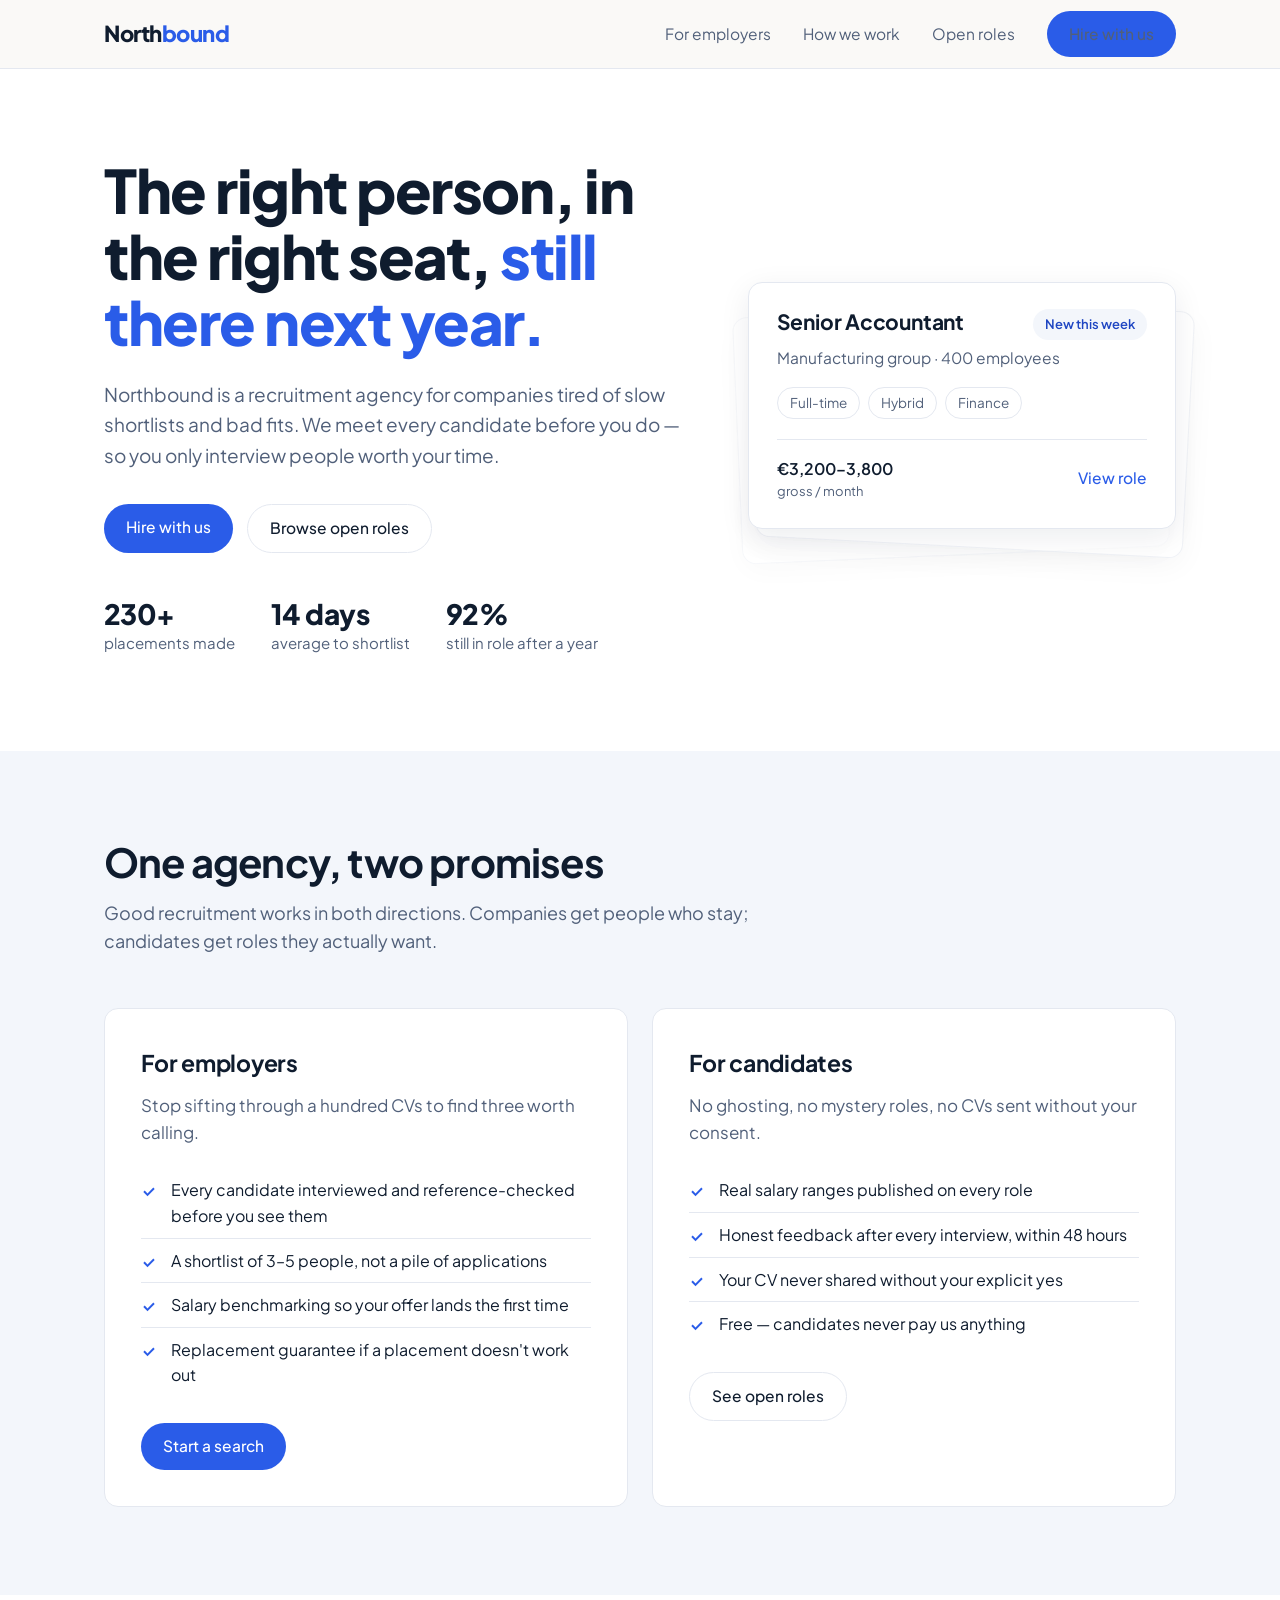
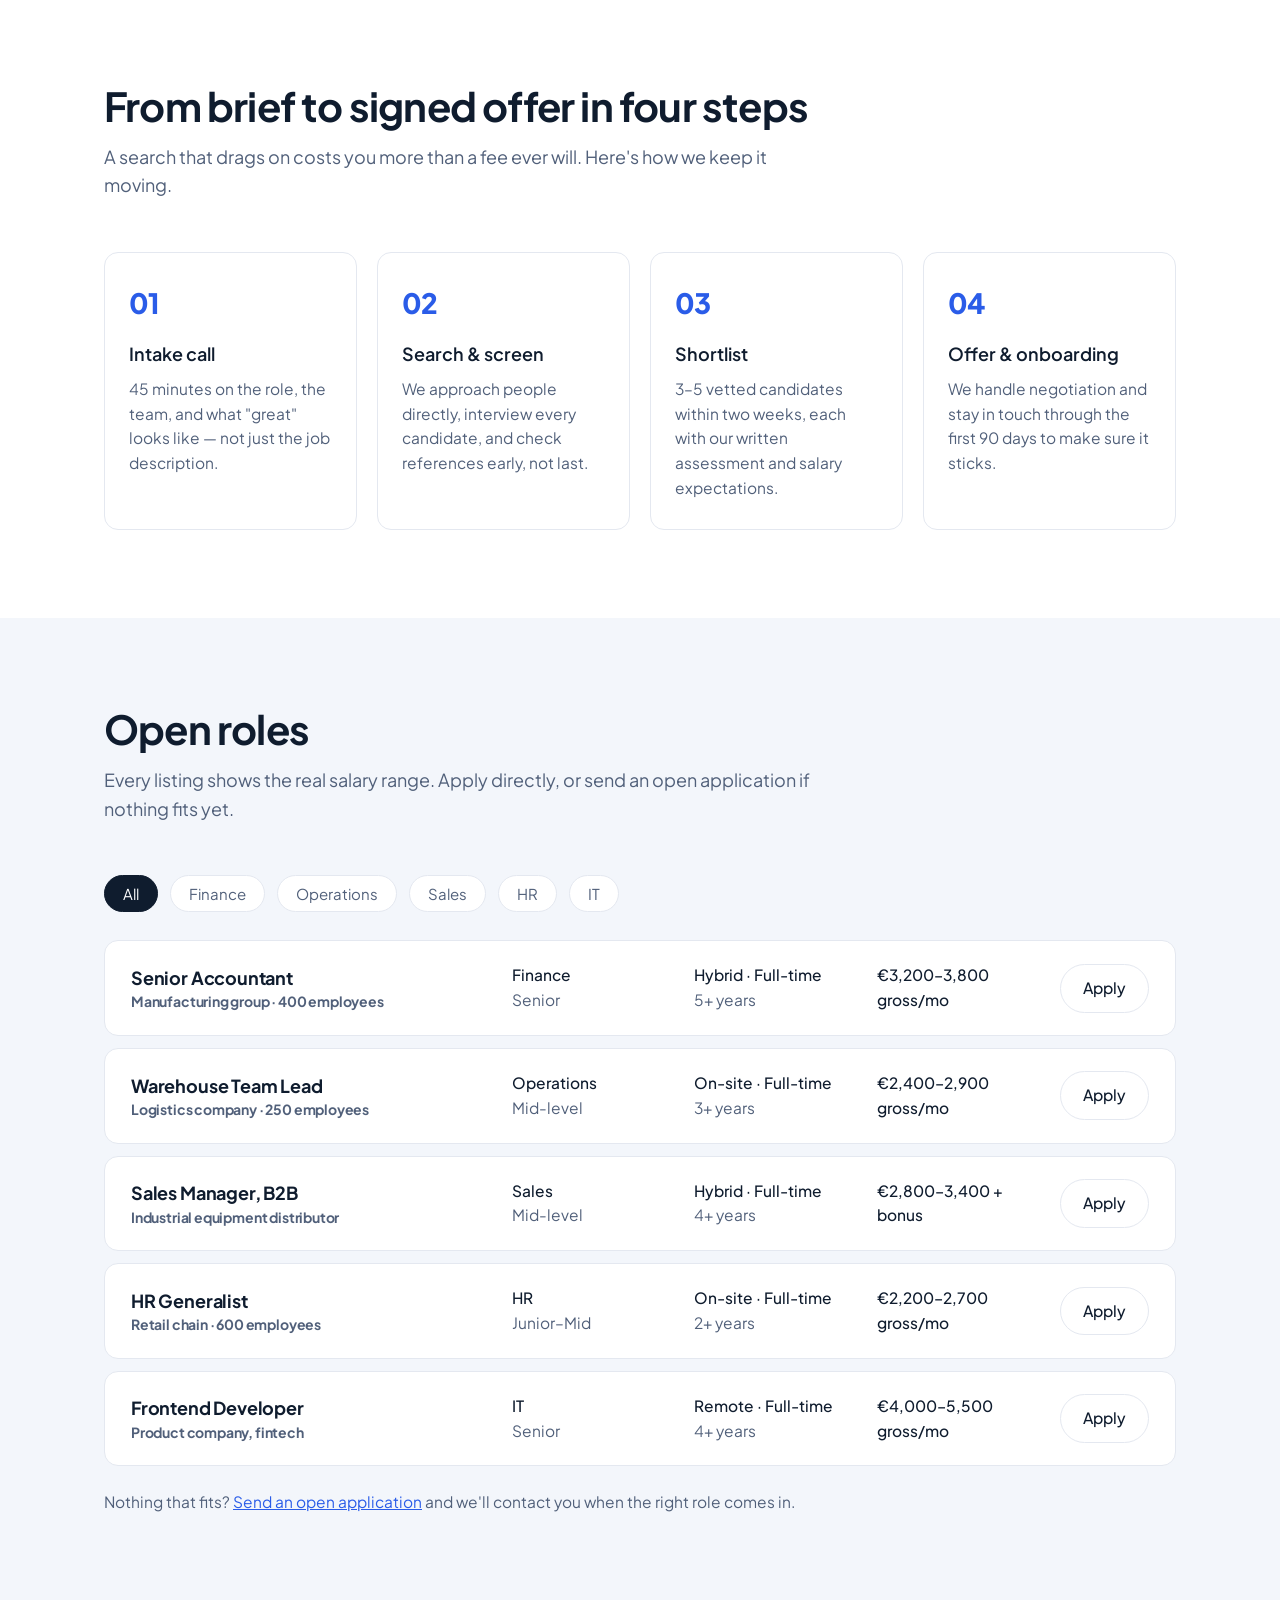
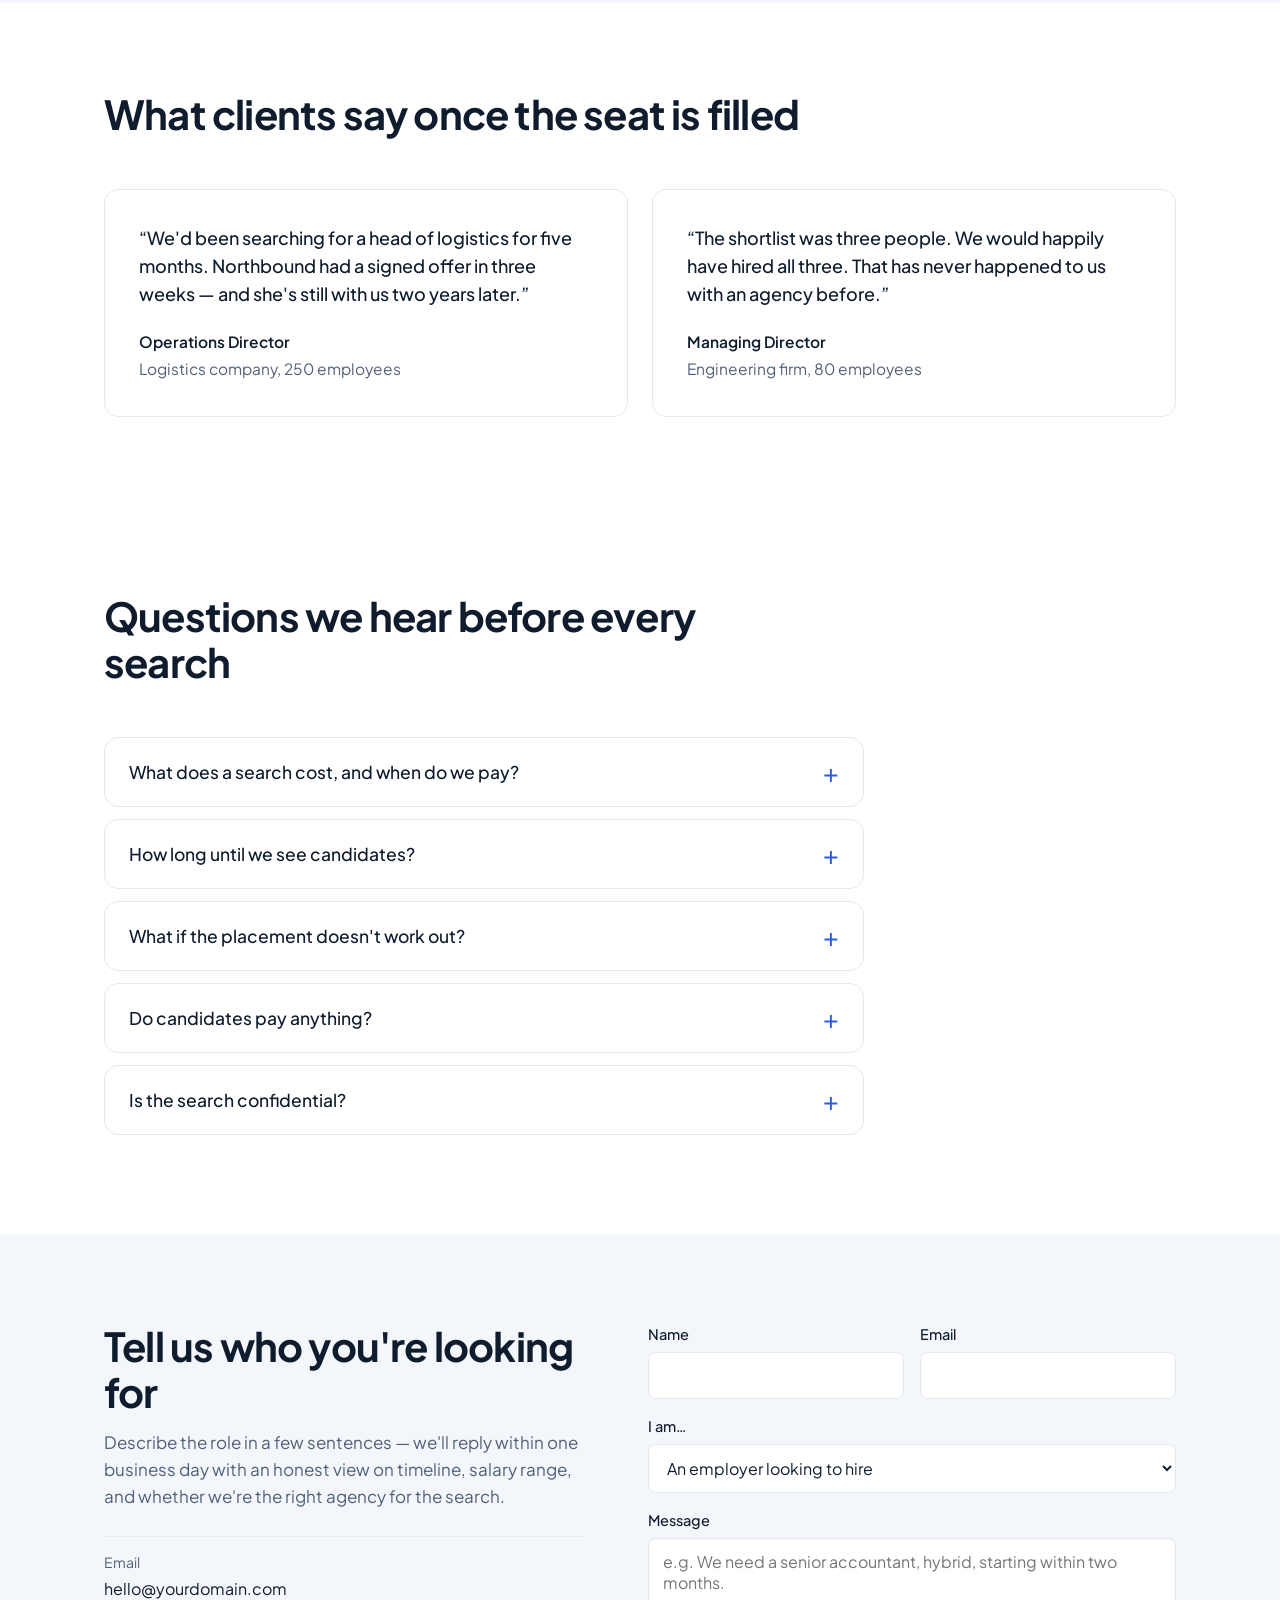
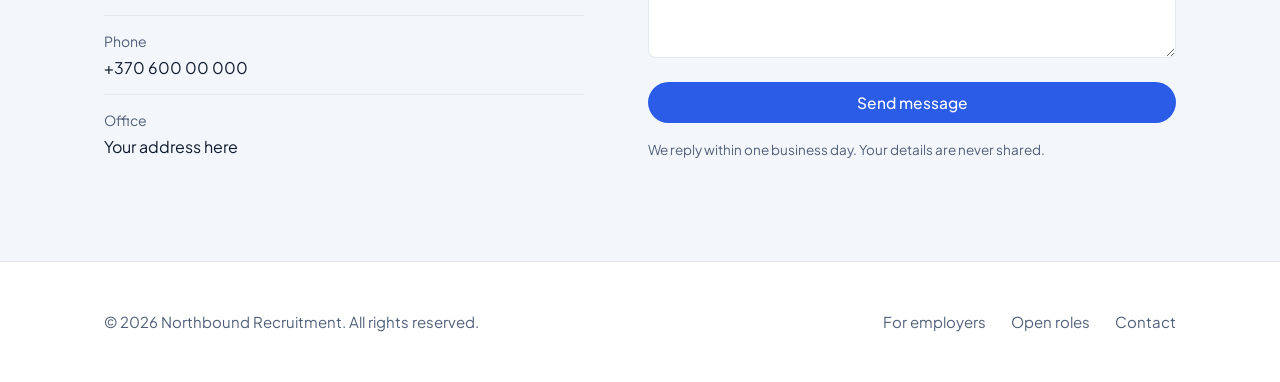
<file: index.html>
<!DOCTYPE html>
<html lang="en">
<head>
<meta charset="UTF-8">
<meta name="viewport" content="width=device-width, initial-scale=1.0">
<title>Northbound — Recruitment that fits</title>
<meta name="description" content="Northbound is a recruitment agency placing vetted professionals in roles they'll stay in. Browse open roles or hire with us.">
<link rel="preconnect" href="https://fonts.googleapis.com">
<link rel="preconnect" href="https://fonts.gstatic.com" crossorigin>
<link href="https://fonts.googleapis.com/css2?family=Plus+Jakarta+Sans:ital,wght@0,400;0,500;0,600;0,700;0,800;1,400&display=swap" rel="stylesheet">
<style>
:root{
  --paper:#FFFFFF;
  --ink:#0F1C2E;
  --ink-soft:#51607A;
  --pine:#2A5CE8;
  --pine-deep:#1E45C2;
  --moss:#F3F6FB;
  --line:#E4E8F0;
  --white:#FFFFFF;
  --radius:14px;
  --serif:"Plus Jakarta Sans", -apple-system, sans-serif;
  --sans:"Plus Jakarta Sans", -apple-system, sans-serif;
}
*{margin:0;padding:0;box-sizing:border-box}
html{scroll-behavior:smooth}
body{
  font-family:var(--sans);
  background:var(--paper);
  color:var(--ink);
  font-size:17px;
  line-height:1.6;
  -webkit-font-smoothing:antialiased;
}
img{max-width:100%;display:block}
a{color:inherit}
.wrap{max-width:1120px;margin:0 auto;padding:0 24px}

/* ---------- Header ---------- */
header{
  position:sticky;top:0;z-index:50;
  background:rgba(250,249,246,.88);
  backdrop-filter:blur(10px);
  border-bottom:1px solid var(--line);
}
.nav{display:flex;align-items:center;justify-content:space-between;height:68px}
.logo{font-family:var(--serif);font-size:22px;font-weight:800;text-decoration:none;letter-spacing:-.02em}
.logo span{color:var(--pine)}
.nav-links{display:flex;gap:32px;align-items:center;list-style:none}
.nav-links a{text-decoration:none;font-size:15.5px;color:var(--ink-soft);transition:color .15s}
.nav-links a:hover{color:var(--ink)}
.btn{
  display:inline-block;
  background:var(--pine);color:#fff;
  padding:11px 22px;border-radius:999px;
  text-decoration:none;font-weight:500;font-size:15.5px;
  border:none;cursor:pointer;font-family:var(--sans);
  transition:background .15s;
}
.btn:hover{background:var(--pine-deep)}
.btn.ghost{background:transparent;color:var(--ink);border:1px solid var(--line)}
.btn.ghost:hover{background:var(--white);border-color:var(--ink-soft)}
a:focus-visible,button:focus-visible,input:focus-visible,textarea:focus-visible,select:focus-visible{
  outline:2px solid var(--pine);outline-offset:2px;border-radius:4px;
}
.menu-toggle{display:none;background:none;border:none;cursor:pointer;padding:8px}
.menu-toggle svg{display:block}

/* ---------- Hero ---------- */
.hero{padding:88px 0 96px;overflow:hidden}
.hero-grid{display:grid;grid-template-columns:1.15fr .85fr;gap:64px;align-items:center}
h1{
  font-family:var(--serif);font-weight:800;
  font-size:clamp(38px,5vw,60px);
  line-height:1.1;letter-spacing:-.025em;
  margin-bottom:24px;
}
h1 em{font-style:normal;color:var(--pine)}
.hero p{font-size:19px;color:var(--ink-soft);max-width:46ch;margin-bottom:34px}
.hero-actions{display:flex;gap:14px;flex-wrap:wrap}
.hero-meta{margin-top:44px;display:flex;gap:36px;color:var(--ink-soft);font-size:15px}
.hero-meta strong{display:block;font-family:var(--serif);font-weight:800;font-size:28px;color:var(--ink);line-height:1.2;letter-spacing:-.02em}

/* The featured job card — the hero's visual */
.hero-card-stack{position:relative}
.job-card{
  background:var(--white);
  border:1px solid var(--line);
  border-radius:var(--radius);
  padding:26px 28px;
  box-shadow:0 8px 30px rgba(15,28,46,.08);
}
.job-card.featured{position:relative;z-index:2}
.job-card.behind{
  position:absolute;inset:0;
  transform:rotate(3deg) translate(14px,18px);
  z-index:1;opacity:.55;
}
.job-card.behind-2{transform:rotate(-2.5deg) translate(-12px,26px);opacity:.3}
.jc-top{display:flex;justify-content:space-between;align-items:flex-start;gap:12px;margin-bottom:6px}
.jc-title{font-family:var(--serif);font-weight:700;font-size:21px;line-height:1.25;letter-spacing:-.01em}
.jc-badge{
  flex-shrink:0;
  background:var(--moss);color:var(--pine-deep);
  font-size:13px;font-weight:600;
  padding:5px 12px;border-radius:999px;white-space:nowrap;
}
.jc-firm{color:var(--ink-soft);font-size:15.5px;margin-bottom:16px}
.jc-tags{display:flex;flex-wrap:wrap;gap:8px;margin-bottom:20px}
.jc-tags span{
  border:1px solid var(--line);border-radius:999px;
  padding:4px 12px;font-size:13.5px;color:var(--ink-soft);
}
.jc-foot{display:flex;justify-content:space-between;align-items:center;border-top:1px solid var(--line);padding-top:16px}
.jc-salary{font-weight:600;font-size:16px}
.jc-salary small{display:block;font-weight:400;color:var(--ink-soft);font-size:13px}
.jc-apply{font-weight:500;color:var(--pine);text-decoration:none;font-size:15.5px}
.jc-apply:hover{text-decoration:underline}

@media (prefers-reduced-motion:no-preference){
  .hero-grid > *{opacity:0;transform:translateY(16px);animation:rise .7s cubic-bezier(.2,.7,.3,1) forwards}
  .hero-grid > :nth-child(2){animation-delay:.15s}
  @keyframes rise{to{opacity:1;transform:none}}
}

/* ---------- Section scaffolding ---------- */
section{padding:88px 0}
.section-head{max-width:60ch;margin-bottom:52px}
h2{
  font-family:var(--serif);font-weight:700;
  font-size:clamp(28px,3.2vw,40px);
  line-height:1.15;letter-spacing:-.02em;
  margin-bottom:14px;
}
.section-head p{color:var(--ink-soft);font-size:18px}
.wash{background:var(--moss)}
.wash .job-row,.wash .t-card{background:var(--white)}

/* ---------- Two audiences ---------- */
.split{display:grid;grid-template-columns:1fr 1fr;gap:24px}
.split-card{
  background:var(--white);
  border:1px solid var(--line);
  border-radius:var(--radius);
  padding:36px;
}
.split-card h3{font-family:var(--serif);font-weight:700;font-size:23px;letter-spacing:-.01em;margin-bottom:10px}
.split-card > p{color:var(--ink-soft);margin-bottom:22px}
.split-card ul{list-style:none;margin-bottom:26px}
.split-card li{
  padding:9px 0 9px 30px;position:relative;
  border-bottom:1px solid var(--line);font-size:16px;
}
.split-card li:last-child{border-bottom:none}
.split-card li::before{
  content:"";position:absolute;left:0;top:16px;
  width:16px;height:16px;
  background:var(--pine);
  mask:url('data:image/svg+xml,<svg xmlns="http://www.w3.org/2000/svg" viewBox="0 0 16 16"><path fill="black" d="M6.5 12.2 2.3 8l1.4-1.4 2.8 2.8 5.8-5.8L13.7 5z"/></svg>') center/contain no-repeat;
}

/* ---------- Process ---------- */
.steps{display:grid;grid-template-columns:repeat(4,1fr);gap:20px;counter-reset:step}
.step{padding:28px 24px;border:1px solid var(--line);border-radius:var(--radius);background:var(--white);counter-increment:step}
.step::before{
  content:counter(step,decimal-leading-zero);
  font-family:var(--serif);font-weight:800;font-size:28px;color:var(--pine);
  display:block;margin-bottom:14px;letter-spacing:-.02em;
}
.step h3{font-size:18px;font-weight:600;margin-bottom:8px}
.step p{color:var(--ink-soft);font-size:15.5px}

/* ---------- Open roles ---------- */
.roles-toolbar{display:flex;gap:12px;flex-wrap:wrap;margin-bottom:28px}
.chip{
  border:1px solid var(--line);background:var(--white);
  border-radius:999px;padding:8px 18px;
  font-size:15px;cursor:pointer;font-family:var(--sans);color:var(--ink-soft);
  transition:all .15s;
}
.chip:hover{border-color:var(--ink-soft);color:var(--ink)}
.chip.active{background:var(--ink);color:var(--paper);border-color:var(--ink)}
.job-row{
  display:grid;
  grid-template-columns:2.2fr 1fr 1fr 1fr auto;
  gap:18px;align-items:center;
  border:1px solid var(--line);
  border-radius:var(--radius);
  padding:22px 26px;
  margin-bottom:12px;
  background:var(--white);
  transition:border-color .15s, box-shadow .15s;
}
.job-row:hover{border-color:var(--pine);box-shadow:0 2px 10px rgba(39,93,62,.08)}
.jr-title{font-family:var(--serif);font-weight:700;font-size:18px;line-height:1.3;letter-spacing:-.01em}
.jr-title small{display:block;font-family:var(--sans);font-size:14px;color:var(--ink-soft);margin-top:3px}
.jr-cell{font-size:15.5px;color:var(--ink-soft)}
.jr-cell strong{display:block;color:var(--ink);font-weight:500}
.roles-empty{
  border:1px dashed var(--line);border-radius:var(--radius);
  padding:44px;text-align:center;color:var(--ink-soft);display:none;
}
.roles-note{margin-top:24px;color:var(--ink-soft);font-size:15.5px}
.roles-note a{color:var(--pine)}

/* ---------- Testimonials ---------- */
.t-grid{display:grid;grid-template-columns:1fr 1fr;gap:24px}
.t-card{
  border:1px solid var(--line);border-radius:var(--radius);
  padding:34px;background:var(--white);
}
.t-card blockquote{
  font-family:var(--sans);font-weight:500;font-size:18px;line-height:1.55;
  margin-bottom:22px;
}
.t-card cite{font-style:normal;font-size:15.5px;color:var(--ink-soft)}
.t-card cite strong{display:block;color:var(--ink);font-weight:600}

/* ---------- FAQ ---------- */
.faq-list{max-width:760px}
.faq-list details{
  border:1px solid var(--line);border-radius:var(--radius);
  background:var(--white);margin-bottom:12px;
  padding:0 24px;
}
.faq-list summary{
  cursor:pointer;list-style:none;
  padding:20px 0;
  font-size:17.5px;font-weight:500;
  display:flex;justify-content:space-between;align-items:center;gap:16px;
}
.faq-list summary::-webkit-details-marker{display:none}
.faq-list summary::after{
  content:"+";
  font-family:var(--sans);font-weight:400;font-size:26px;color:var(--pine);
  line-height:1;flex-shrink:0;
  transition:transform .2s;
}
.faq-list details[open] summary::after{transform:rotate(45deg)}
.faq-list details p{
  padding:0 0 22px;color:var(--ink-soft);max-width:62ch;
}

/* ---------- Contact ---------- */
.contact-grid{display:grid;grid-template-columns:1fr 1.1fr;gap:64px;align-items:start}
.contact-info p{color:var(--ink-soft);margin-bottom:26px;max-width:44ch}
.contact-line{padding:14px 0;border-top:1px solid var(--line);font-size:16px}
.contact-line span{color:var(--ink-soft);display:block;font-size:14px;margin-bottom:2px}
.contact-line a{color:var(--ink);text-decoration:none}
.contact-line a:hover{color:var(--pine)}
form{display:grid;gap:16px}
.form-row{display:grid;grid-template-columns:1fr 1fr;gap:16px}
label{font-size:14.5px;font-weight:500;display:block;margin-bottom:6px}
input,textarea,select{
  width:100%;
  border:1px solid var(--line);border-radius:8px;
  padding:12px 14px;font-family:var(--sans);font-size:16px;
  background:var(--white);color:var(--ink);
}
input:focus,textarea:focus,select:focus{border-color:var(--pine)}
textarea{resize:vertical;min-height:120px}
.form-note{font-size:13.5px;color:var(--ink-soft)}

/* ---------- Footer ---------- */
footer{border-top:1px solid var(--line);padding:48px 0;font-size:15px;color:var(--ink-soft)}
.foot{display:flex;justify-content:space-between;gap:24px;flex-wrap:wrap;align-items:center}
.foot a{color:var(--ink-soft);text-decoration:none;margin-left:22px}
.foot a:hover{color:var(--ink)}

/* ---------- Responsive ---------- */
@media (max-width:900px){
  .hero-grid,.contact-grid{grid-template-columns:1fr;gap:48px}
  .steps{grid-template-columns:1fr 1fr}
  .hero{padding:56px 0 72px}
  section{padding:64px 0}
}
@media (max-width:680px){
  .nav-links{
    display:none;
    position:absolute;top:68px;left:0;right:0;
    background:var(--paper);border-bottom:1px solid var(--line);
    flex-direction:column;padding:20px 24px;gap:18px;align-items:flex-start;
  }
  .nav-links.open{display:flex}
  .menu-toggle{display:block}
  .split,.t-grid,.steps{grid-template-columns:1fr}
  .job-row{grid-template-columns:1fr;gap:8px;padding:20px}
  .jr-cell{display:flex;gap:6px}
  .jr-cell strong{display:inline}
  .job-row .btn{justify-self:start;margin-top:6px}
  .form-row{grid-template-columns:1fr}
  .hero-meta{gap:24px;flex-wrap:wrap}
}
</style>
</head>
<body>

<header>
  <div class="wrap nav">
    <a class="logo" href="#">North<span>bound</span></a>
    <button class="menu-toggle" aria-label="Open menu" aria-expanded="false" onclick="toggleMenu(this)">
      <svg width="24" height="24" viewBox="0 0 24 24" fill="none"><path d="M4 7h16M4 12h16M4 17h16" stroke="#202721" stroke-width="2" stroke-linecap="round"/></svg>
    </button>
    <ul class="nav-links" id="navLinks">
      <li><a href="#employers">For employers</a></li>
      <li><a href="#process">How we work</a></li>
      <li><a href="#roles">Open roles</a></li>
      <li><a href="#contact" class="btn">Hire with us</a></li>
    </ul>
  </div>
</header>

<!-- ============ HERO ============ -->
<section class="hero">
  <div class="wrap hero-grid">
    <div>
      <h1>The right person, in the right seat, <em>still there next year.</em></h1>
      <p>Northbound is a recruitment agency for companies tired of slow shortlists and bad fits. We meet every candidate before you do — so you only interview people worth your time.</p>
      <div class="hero-actions">
        <a class="btn" href="#contact">Hire with us</a>
        <a class="btn ghost" href="#roles">Browse open roles</a>
      </div>
      <div class="hero-meta">
        <div><strong>230+</strong>placements made</div>
        <div><strong>14 days</strong>average to shortlist</div>
        <div><strong>92%</strong>still in role after a year</div>
      </div>
    </div>

    <div class="hero-card-stack" aria-hidden="true">
      <div class="job-card behind behind-2"></div>
      <div class="job-card behind"></div>
      <div class="job-card featured">
        <div class="jc-top">
          <div class="jc-title">Senior Accountant</div>
          <div class="jc-badge">New this week</div>
        </div>
        <div class="jc-firm">Manufacturing group · 400 employees</div>
        <div class="jc-tags">
          <span>Full-time</span><span>Hybrid</span><span>Finance</span>
        </div>
        <div class="jc-foot">
          <div class="jc-salary">€3,200–3,800 <small>gross / month</small></div>
          <a class="jc-apply" href="#roles">View role</a>
        </div>
      </div>
    </div>
  </div>
</section>

<!-- ============ FOR EMPLOYERS / CANDIDATES ============ -->
<section class="wash" id="employers">
  <div class="wrap">
    <div class="section-head">
      <h2>One agency, two promises</h2>
      <p>Good recruitment works in both directions. Companies get people who stay; candidates get roles they actually want.</p>
    </div>
    <div class="split">
      <div class="split-card">
        <h3>For employers</h3>
        <p>Stop sifting through a hundred CVs to find three worth calling.</p>
        <ul>
          <li>Every candidate interviewed and reference-checked before you see them</li>
          <li>A shortlist of 3–5 people, not a pile of applications</li>
          <li>Salary benchmarking so your offer lands the first time</li>
          <li>Replacement guarantee if a placement doesn't work out</li>
        </ul>
        <a class="btn" href="#contact">Start a search</a>
      </div>
      <div class="split-card">
        <h3>For candidates</h3>
        <p>No ghosting, no mystery roles, no CVs sent without your consent.</p>
        <ul>
          <li>Real salary ranges published on every role</li>
          <li>Honest feedback after every interview, within 48 hours</li>
          <li>Your CV never shared without your explicit yes</li>
          <li>Free — candidates never pay us anything</li>
        </ul>
        <a class="btn ghost" href="#roles">See open roles</a>
      </div>
    </div>
  </div>
</section>

<!-- ============ PROCESS ============ -->
<section id="process">
  <div class="wrap">
    <div class="section-head">
      <h2>From brief to signed offer in four steps</h2>
      <p>A search that drags on costs you more than a fee ever will. Here's how we keep it moving.</p>
    </div>
    <div class="steps">
      <div class="step">
        <h3>Intake call</h3>
        <p>45 minutes on the role, the team, and what "great" looks like — not just the job description.</p>
      </div>
      <div class="step">
        <h3>Search &amp; screen</h3>
        <p>We approach people directly, interview every candidate, and check references early, not last.</p>
      </div>
      <div class="step">
        <h3>Shortlist</h3>
        <p>3–5 vetted candidates within two weeks, each with our written assessment and salary expectations.</p>
      </div>
      <div class="step">
        <h3>Offer &amp; onboarding</h3>
        <p>We handle negotiation and stay in touch through the first 90 days to make sure it sticks.</p>
      </div>
    </div>
  </div>
</section>

<!-- ============ OPEN ROLES ============ -->
<section class="wash" id="roles">
  <div class="wrap">
    <div class="section-head">
      <h2>Open roles</h2>
      <p>Every listing shows the real salary range. Apply directly, or send an open application if nothing fits yet.</p>
    </div>

    <div class="roles-toolbar" id="filters" role="group" aria-label="Filter roles by category"></div>
    <div id="jobList"></div>
    <div class="roles-empty" id="rolesEmpty">No open roles in this category right now — check back soon or send an open application.</div>

    <p class="roles-note">Nothing that fits? <a href="#contact">Send an open application</a> and we'll contact you when the right role comes in.</p>
  </div>
</section>

<!-- ============ TESTIMONIALS ============ -->
<section>
  <div class="wrap">
    <div class="section-head">
      <h2>What clients say once the seat is filled</h2>
    </div>
    <div class="t-grid">
      <div class="t-card">
        <blockquote>“We'd been searching for a head of logistics for five months. Northbound had a signed offer in three weeks — and she's still with us two years later.”</blockquote>
        <cite><strong>Operations Director</strong>Logistics company, 250 employees</cite>
      </div>
      <div class="t-card">
        <blockquote>“The shortlist was three people. We would happily have hired all three. That has never happened to us with an agency before.”</blockquote>
        <cite><strong>Managing Director</strong>Engineering firm, 80 employees</cite>
      </div>
    </div>
  </div>
</section>

<!-- ============ FAQ ============ -->
<section id="faq">
  <div class="wrap">
    <div class="section-head">
      <h2>Questions we hear before every search</h2>
    </div>
    <div class="faq-list">
      <details>
        <summary>What does a search cost, and when do we pay?</summary>
        <p>Our fee is a percentage of the placed candidate's first-year salary, invoiced only when they sign. No upfront costs, no charge if we don't fill the role.</p>
      </details>
      <details>
        <summary>How long until we see candidates?</summary>
        <p>You'll have a shortlist of 3–5 interviewed, reference-checked candidates within two weeks of the intake call for most roles. Niche or executive searches can take longer — we'll tell you honestly at the start.</p>
      </details>
      <details>
        <summary>What if the placement doesn't work out?</summary>
        <p>Every placement comes with a replacement guarantee: if the person leaves within the guarantee period, we run the search again at no additional fee.</p>
      </details>
      <details>
        <summary>Do candidates pay anything?</summary>
        <p>Never. Our services are completely free for candidates — the hiring company pays our fee.</p>
      </details>
      <details>
        <summary>Is the search confidential?</summary>
        <p>Yes, on both sides. We can run fully confidential searches for sensitive replacements, and we never share a candidate's CV with anyone without their explicit consent.</p>
      </details>
    </div>
  </div>
</section>

<!-- ============ CONTACT ============ -->
<section class="wash" id="contact">
  <div class="wrap contact-grid">
    <div class="contact-info">
      <h2>Tell us who you're looking for</h2>
      <p>Describe the role in a few sentences — we'll reply within one business day with an honest view on timeline, salary range, and whether we're the right agency for the search.</p>
      <div class="contact-line"><span>Email</span><a href="mailto:hello@yourdomain.com">hello@yourdomain.com</a></div>
      <div class="contact-line"><span>Phone</span><a href="tel:+37060000000">+370 600 00 000</a></div>
      <div class="contact-line"><span>Office</span>Your address here</div>
    </div>
    <form name="contact" method="POST" data-netlify="true" action="/thanks">
      <input type="hidden" name="form-name" value="contact">
      <div class="form-row">
        <div><label for="f-name">Name</label><input id="f-name" name="name" required autocomplete="name"></div>
        <div><label for="f-email">Email</label><input id="f-email" name="email" type="email" required autocomplete="email"></div>
      </div>
      <div>
        <label for="f-type">I am…</label>
        <select id="f-type" name="type">
          <option>An employer looking to hire</option>
          <option>A candidate looking for a role</option>
        </select>
      </div>
      <div><label for="f-msg">Message</label><textarea id="f-msg" name="message" required placeholder="e.g. We need a senior accountant, hybrid, starting within two months."></textarea></div>
      <button class="btn" type="submit">Send message</button>
      <p class="form-note">We reply within one business day. Your details are never shared.</p>
    </form>
  </div>
</section>

<footer>
  <div class="wrap foot">
    <div>© 2026 Northbound Recruitment. All rights reserved.</div>
    <div>
      <a href="#employers">For employers</a>
      <a href="#roles">Open roles</a>
      <a href="#contact">Contact</a>
    </div>
  </div>
</footer>

<script>
/* =====================================================================
   Job postings now live in jobs.json — edit that file, not this one.
   Each entry needs: title, team, category, location, type, salary,
   experience (e.g. "3+ years"), level (e.g. "Senior").
   Optional: link (URL to an application form or email).
   ===================================================================== */
let JOBS = [];

const jobList = document.getElementById("jobList");
const filtersEl = document.getElementById("filters");
const emptyEl = document.getElementById("rolesEmpty");
let activeCat = "All";
const EMPTY_TEXT = document.getElementById("rolesEmpty").textContent;

function esc(s){const d=document.createElement("div");d.textContent=s;return d.innerHTML}

function renderFilters(){
  const cats = ["All", ...new Set(JOBS.map(j => j.category))];
  filtersEl.innerHTML = cats.map(c =>
    `<button class="chip${c===activeCat?" active":""}" data-cat="${esc(c)}" aria-pressed="${c===activeCat}">${esc(c)}</button>`
  ).join("");
}

function renderJobs(){
  const shown = activeCat==="All" ? JOBS : JOBS.filter(j => j.category===activeCat);
  emptyEl.textContent = EMPTY_TEXT;
  emptyEl.style.display = shown.length ? "none" : "block";
  jobList.innerHTML = shown.map(j => `
    <div class="job-row">
      <div class="jr-title">${esc(j.title)}<small>${esc(j.team)}</small></div>
      <div class="jr-cell"><strong>${esc(j.category)}</strong>${esc(j.level || "")}</div>
      <div class="jr-cell"><strong>${esc(j.location)} · ${esc(j.type)}</strong>${esc(j.experience || "")}</div>
      <div class="jr-cell"><strong>${esc(j.salary)}</strong></div>
      <a class="btn ghost" href="${esc(j.link || "#contact")}">Apply</a>
    </div>`).join("");
}

function setCat(c){activeCat=c;renderFilters();renderJobs()}
filtersEl.addEventListener("click", e => {
  const btn = e.target.closest("[data-cat]");
  if (btn) setCat(btn.dataset.cat);
});
function toggleMenu(btn){
  const links=document.getElementById("navLinks");
  const open=links.classList.toggle("open");
  btn.setAttribute("aria-expanded",open);
}
document.getElementById("navLinks").addEventListener("click",e=>{
  if(e.target.tagName==="A"){
    document.getElementById("navLinks").classList.remove("open");
    document.querySelector(".menu-toggle").setAttribute("aria-expanded","false");
  }
});

function showMessage(msg){
  filtersEl.innerHTML = "";
  jobList.innerHTML = "";
  emptyEl.textContent = msg;
  emptyEl.style.display = "block";
}

fetch("jobs.json", {cache:"no-cache"})
  .then(r => { if(!r.ok) throw new Error("HTTP " + r.status); return r.json(); })
  .then(data => {
    if(!Array.isArray(data)) throw new Error("jobs.json must contain an array");
    JOBS = data;
    if(!JOBS.length){
      showMessage("No open roles right now — check back soon, or send an open application.");
      return;
    }
    renderFilters();
    renderJobs();
  })
  .catch(err => {
    console.error("Could not load jobs.json:", err);
    showMessage("Open roles couldn’t be loaded. Please email us and we’ll send the current list.");
  });
</script>
</body>
</html>
</file>
